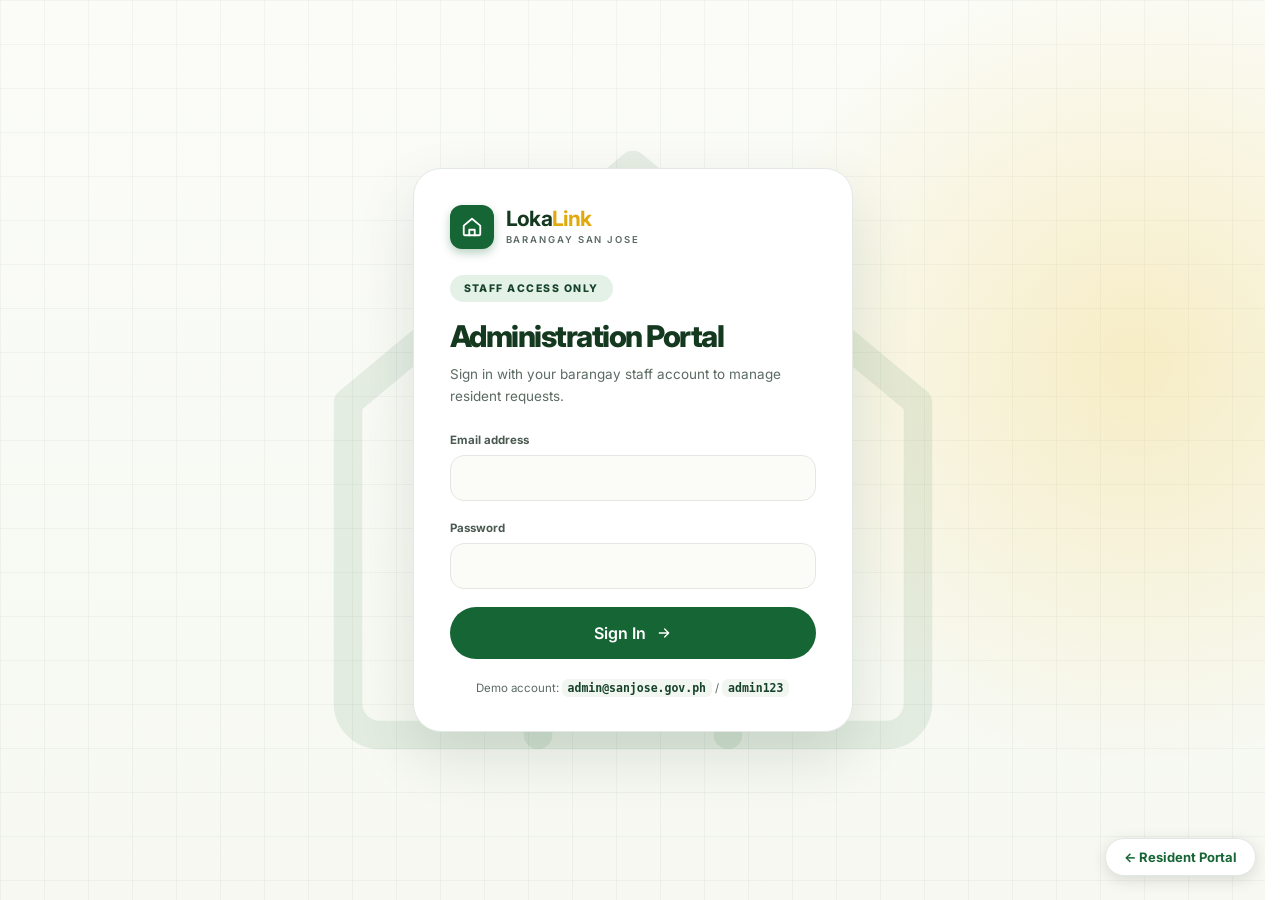
<file: Admin/admin.html>
<!DOCTYPE html>
<html lang="en">
<head>
<meta charset="UTF-8">
<meta name="viewport" content="width=device-width, initial-scale=1">
<title>LokaLink Admin – Barangay San Jose</title>
<link rel="preconnect" href="https://fonts.googleapis.com">
<link rel="preconnect" href="https://fonts.gstatic.com" crossorigin>
<link href="https://fonts.googleapis.com/css2?family=Inter:wght@400;500;600;700;800&display=swap" rel="stylesheet">
<link rel="stylesheet" href="/Admin/admin.css">
</head>
<body class="ad-body">

<!-- Admin sign in -->
<section class="ad-login" id="adLogin">
  <div class="ad-login-card">
    <div class="brand">
      <div class="brand-icon"><svg viewBox="0 0 24 24"><path d="M3 10.5 12 3l9 7.5V20a1 1 0 0 1-1 1H4a1 1 0 0 1-1-1z"/><path d="M9 21v-6h6v6"/></svg></div>
      <div>
        <div class="brand-name">Loka<span>Link</span></div>
        <div class="brand-sub">BARANGAY SAN JOSE</div>
      </div>
    </div>
    <span class="ad-badge">STAFF ACCESS ONLY</span>
    <h1>Administration Portal</h1>
    <p class="lead">Sign in with your barangay staff account to manage resident requests.</p>
    <form id="adLoginForm" novalidate>
      <div class="field"><label for="adEmail">Email address</label><input id="adEmail" type="email" autocomplete="username"></div>
      <div class="field"><label for="adPass">Password</label><input id="adPass" type="password" autocomplete="current-password"></div>
      <div class="err" id="adErr"></div>
      <button class="btn-full" type="submit" style="margin-top:18px">Sign In <svg viewBox="0 0 24 24"><path d="M5 12h14M13 6l6 6-6 6"/></svg></button>
    </form>
    <p class="ad-demo">Demo account: <code>admin@sanjose.gov.ph</code> / <code>admin123</code></p>
  </div>
</section>

<!-- Admin app -->
<div class="ad-app" id="adApp" hidden>
  <header class="ad-header">
    <div class="ad-header-in">
      <div class="brand">
        <div class="brand-icon"><svg viewBox="0 0 24 24"><path d="M3 10.5 12 3l9 7.5V20a1 1 0 0 1-1 1H4a1 1 0 0 1-1-1z"/><path d="M9 21v-6h6v6"/></svg></div>
        <div>
          <div class="brand-name">Loka<span>Link</span></div>
          <div class="brand-sub">ADMIN PORTAL</div>
        </div>
      </div>
      <nav class="ad-nav">
        <button class="on" data-view="dashboard"><svg viewBox="0 0 24 24"><rect x="3" y="3" width="7" height="9" rx="1.5"/><rect x="14" y="3" width="7" height="5" rx="1.5"/><rect x="14" y="12" width="7" height="9" rx="1.5"/><rect x="3" y="16" width="7" height="5" rx="1.5"/></svg>Dashboard</button>
        <button data-view="requests"><svg viewBox="0 0 24 24"><path d="M14 3H7a2 2 0 0 0-2 2v14a2 2 0 0 0 2 2h10a2 2 0 0 0 2-2V8z"/><path d="M14 3v5h5M9 13h6M9 17h6"/></svg>Requests</button>
        <button data-view="residents"><svg viewBox="0 0 24 24"><circle cx="9" cy="8" r="3.5"/><path d="M2 21c0-3.6 3.1-6 7-6s7 2.4 7 6"/><path d="M16 4.5a3.5 3.5 0 0 1 0 7M18 15c2.4.8 4 2.6 4 6"/></svg>Residents</button>
      </nav>
      <div class="ad-user">
        <div class="ad-user-meta"><b>Barangay Admin</b><small id="adUserEmail">admin@sanjose.gov.ph</small></div>
        <span class="avatar">AD</span>
        <button class="ad-logout" type="button"><svg viewBox="0 0 24 24"><path d="M9 21H5a2 2 0 0 1-2-2V5a2 2 0 0 1 2-2h4"/><path d="m16 17 5-5-5-5"/><path d="M21 12H9"/></svg><span>Log out</span></button>
      </div>
    </div>
  </header>

  <section class="ad-hero"><div class="ad-hero-in">
    <div class="ad-top">
      <div><div class="ad-eyebrow">ADMIN PORTAL</div><h1 id="adTitle">Dashboard</h1><p id="adSub">Overview of resident requests and activity.</p></div>
      <span class="ad-date" id="adDate"></span>
    </div>
  </div></section>

  <main class="ad-main">
    <!-- Dashboard -->
    <section class="ad-view on" id="view-dashboard">
      <div class="ad-banner" id="adBanner"></div>
      <div class="ad-stats" id="adStats"></div>
      <div class="ad-grid">
        <div class="ad-panel">
          <div class="ph"><h2>Recent requests</h2><button class="ad-btn ghost" data-goto="requests">View all</button></div>
          <div class="ad-wrap"><table class="ad-table"><thead><tr><th>Reference</th><th>Resident</th><th>Service</th><th>Status</th></tr></thead><tbody id="adRecent"></tbody></table></div>
        </div>
        <div class="ad-panel">
          <h2>Requests by service</h2>
          <div class="ad-bars" id="adBars"></div>
        </div>
      </div>
    </section>

    <!-- Requests -->
    <section class="ad-view" id="view-requests">
      <div class="ad-panel">
        <div class="ph">
          <h2>All requests</h2>
          <div class="ad-tools">
            <input id="rqSearch" type="search" placeholder="Search name or reference">
            <select id="rqStatus"></select>
          </div>
        </div>
        <div class="ad-wrap"><table class="ad-table"><thead><tr><th>Reference</th><th>Resident</th><th>Service</th><th>Submitted</th><th>Status</th><th></th></tr></thead><tbody id="adRequests"></tbody></table></div>
      </div>
    </section>

    <!-- Residents -->
    <section class="ad-view" id="view-residents">
      <div class="ad-panel">
        <div class="ph">
          <h2>Registered residents</h2>
          <div class="ad-tools"><input id="rsSearch" type="search" placeholder="Search name, precinct or email"></div>
        </div>
        <div class="ad-wrap"><table class="ad-table"><thead><tr><th>Name</th><th>Precinct</th><th>Address</th><th>Email</th><th>Status</th><th></th></tr></thead><tbody id="adResidents"></tbody></table></div>
      </div>
    </section>
  </main>

  <footer class="ad-footer">
    <div><span>© 2026 LokaLink · Barangay San Jose Admin Portal</span></div>
  </footer>
</div>

<!-- Request details -->
<div class="ovl" id="adModal" aria-hidden="true">
  <div class="dialog" style="max-width:760px" role="dialog" aria-modal="true" aria-labelledby="adMTitle">
    <div class="m-head">
      <div><div class="m-step gold" id="adMRef"></div><h3 id="adMTitle"></h3></div>
      <button class="m-close ovl-close" aria-label="Close"><svg viewBox="0 0 24 24"><path d="M6 6l12 12M18 6 6 18"/></svg></button>
    </div>
    <div class="auth-body" id="adMBody"></div>
  </div>
</div>

<div id="toast"></div>

<a href="/" id="residentLink">← Resident Portal</a>

<script src="https://cdnjs.cloudflare.com/ajax/libs/jquery/3.7.1/jquery.min.js"></script>
<script src="/Admin/admin.js"></script>
</body>
</html>
</file>
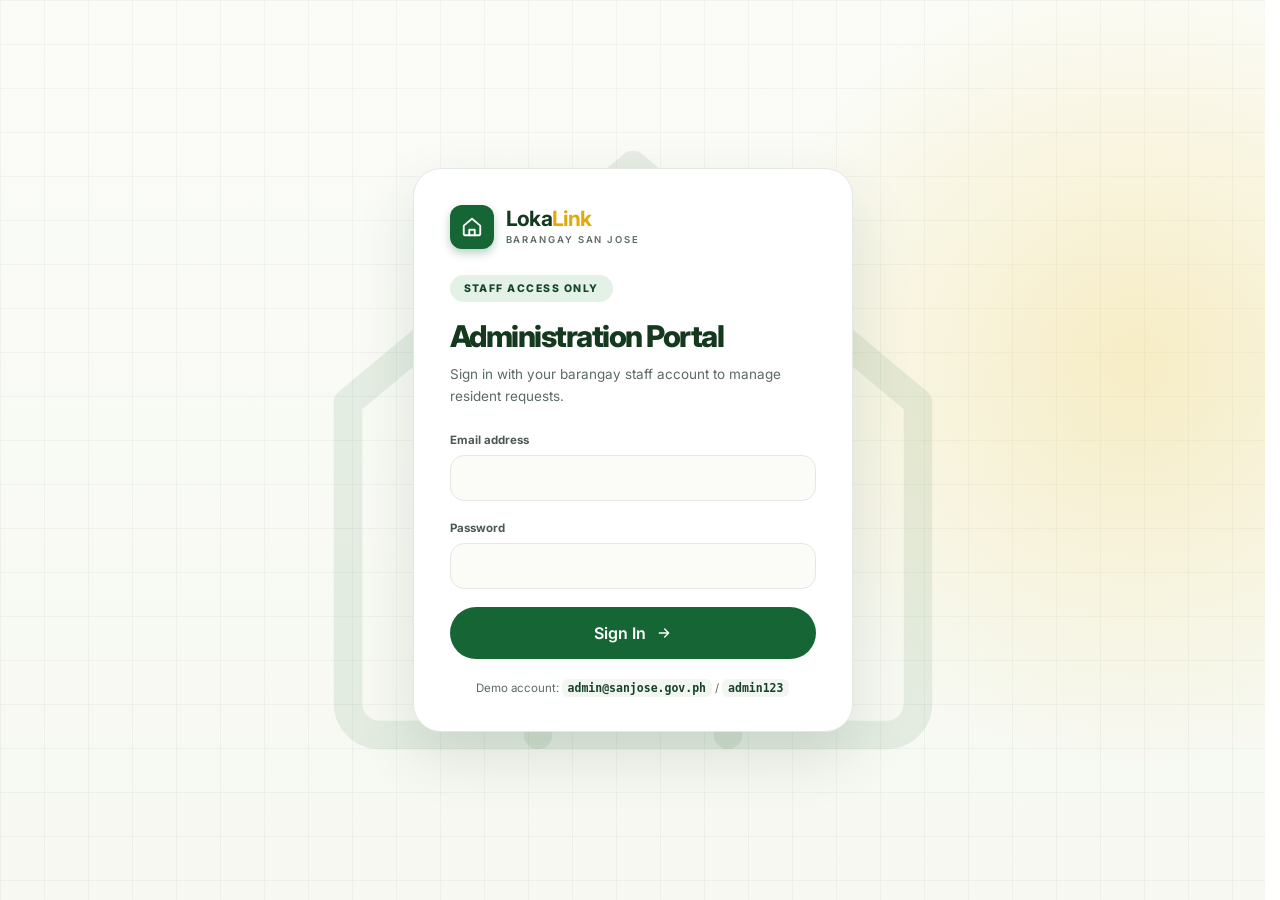
<file: Frontend (Admin Repo) - LokaLink/admin.html>
<!DOCTYPE html>
<html lang="en">
<head>
<meta charset="UTF-8">
<meta name="viewport" content="width=device-width, initial-scale=1">
<title>LokaLink Admin – Barangay San Jose</title>
<link rel="preconnect" href="https://fonts.googleapis.com">
<link rel="preconnect" href="https://fonts.gstatic.com" crossorigin>
<link href="https://fonts.googleapis.com/css2?family=Inter:wght@400;500;600;700;800&display=swap" rel="stylesheet">
<link rel="stylesheet" href="admin.css">
</head>
<body class="ad-body">

<!-- Admin sign in -->
<section class="ad-login" id="adLogin">
  <div class="ad-login-card">
    <div class="brand">
      <div class="brand-icon"><svg viewBox="0 0 24 24"><path d="M3 10.5 12 3l9 7.5V20a1 1 0 0 1-1 1H4a1 1 0 0 1-1-1z"/><path d="M9 21v-6h6v6"/></svg></div>
      <div>
        <div class="brand-name">Loka<span>Link</span></div>
        <div class="brand-sub">BARANGAY SAN JOSE</div>
      </div>
    </div>
    <span class="ad-badge">STAFF ACCESS ONLY</span>
    <h1>Administration Portal</h1>
    <p class="lead">Sign in with your barangay staff account to manage resident requests.</p>
    <form id="adLoginForm" novalidate>
      <div class="field"><label for="adEmail">Email address</label><input id="adEmail" type="email" autocomplete="username"></div>
      <div class="field"><label for="adPass">Password</label><input id="adPass" type="password" autocomplete="current-password"></div>
      <div class="err" id="adErr"></div>
      <button class="btn-full" type="submit" style="margin-top:18px">Sign In <svg viewBox="0 0 24 24"><path d="M5 12h14M13 6l6 6-6 6"/></svg></button>
    </form>
    <p class="ad-demo">Demo account: <code>admin@sanjose.gov.ph</code> / <code>admin123</code></p>
  </div>
</section>

<!-- Admin app -->
<div class="ad-app" id="adApp" hidden>
  <header class="ad-header">
    <div class="ad-header-in">
      <div class="brand">
        <div class="brand-icon"><svg viewBox="0 0 24 24"><path d="M3 10.5 12 3l9 7.5V20a1 1 0 0 1-1 1H4a1 1 0 0 1-1-1z"/><path d="M9 21v-6h6v6"/></svg></div>
        <div>
          <div class="brand-name">Loka<span>Link</span></div>
          <div class="brand-sub">ADMIN PORTAL</div>
        </div>
      </div>
      <nav class="ad-nav">
        <button class="on" data-view="dashboard"><svg viewBox="0 0 24 24"><rect x="3" y="3" width="7" height="9" rx="1.5"/><rect x="14" y="3" width="7" height="5" rx="1.5"/><rect x="14" y="12" width="7" height="9" rx="1.5"/><rect x="3" y="16" width="7" height="5" rx="1.5"/></svg>Dashboard</button>
        <button data-view="requests"><svg viewBox="0 0 24 24"><path d="M14 3H7a2 2 0 0 0-2 2v14a2 2 0 0 0 2 2h10a2 2 0 0 0 2-2V8z"/><path d="M14 3v5h5M9 13h6M9 17h6"/></svg>Requests</button>
        <button data-view="residents"><svg viewBox="0 0 24 24"><circle cx="9" cy="8" r="3.5"/><path d="M2 21c0-3.6 3.1-6 7-6s7 2.4 7 6"/><path d="M16 4.5a3.5 3.5 0 0 1 0 7M18 15c2.4.8 4 2.6 4 6"/></svg>Residents</button>
      </nav>
      <div class="ad-user">
        <div class="ad-user-meta"><b>Barangay Admin</b><small id="adUserEmail">admin@sanjose.gov.ph</small></div>
        <span class="avatar">AD</span>
        <button class="ad-logout" type="button"><svg viewBox="0 0 24 24"><path d="M9 21H5a2 2 0 0 1-2-2V5a2 2 0 0 1 2-2h4"/><path d="m16 17 5-5-5-5"/><path d="M21 12H9"/></svg><span>Log out</span></button>
      </div>
    </div>
  </header>

  <section class="ad-hero"><div class="ad-hero-in">
    <div class="ad-top">
      <div><div class="ad-eyebrow">ADMIN PORTAL</div><h1 id="adTitle">Dashboard</h1><p id="adSub">Overview of resident requests and activity.</p></div>
      <span class="ad-date" id="adDate"></span>
    </div>
  </div></section>

  <main class="ad-main">
    <!-- Dashboard -->
    <section class="ad-view on" id="view-dashboard">
      <div class="ad-banner" id="adBanner"></div>
      <div class="ad-stats" id="adStats"></div>
      <div class="ad-grid">
        <div class="ad-panel">
          <div class="ph"><h2>Recent requests</h2><button class="ad-btn ghost" data-goto="requests">View all</button></div>
          <div class="ad-wrap"><table class="ad-table"><thead><tr><th>Reference</th><th>Resident</th><th>Service</th><th>Status</th></tr></thead><tbody id="adRecent"></tbody></table></div>
        </div>
        <div class="ad-panel">
          <h2>Requests by service</h2>
          <div class="ad-bars" id="adBars"></div>
        </div>
      </div>
    </section>

    <!-- Requests -->
    <section class="ad-view" id="view-requests">
      <div class="ad-panel">
        <div class="ph">
          <h2>All requests</h2>
          <div class="ad-tools">
            <input id="rqSearch" type="search" placeholder="Search name or reference">
            <select id="rqStatus"></select>
          </div>
        </div>
        <div class="ad-wrap"><table class="ad-table"><thead><tr><th>Reference</th><th>Resident</th><th>Service</th><th>Submitted</th><th>Status</th><th></th></tr></thead><tbody id="adRequests"></tbody></table></div>
      </div>
    </section>

    <!-- Residents -->
    <section class="ad-view" id="view-residents">
      <div class="ad-panel">
        <div class="ph">
          <h2>Registered residents</h2>
          <div class="ad-tools"><input id="rsSearch" type="search" placeholder="Search name, precinct or email"></div>
        </div>
        <div class="ad-wrap"><table class="ad-table"><thead><tr><th>Name</th><th>Precinct</th><th>Address</th><th>Email</th><th>Status</th><th></th></tr></thead><tbody id="adResidents"></tbody></table></div>
      </div>
    </section>
  </main>

  <footer class="ad-footer">
    <div><span>© 2026 LokaLink · Barangay San Jose Admin Portal</span><b>Barangay Administration Portal</b></div>
  </footer>
</div>

<!-- Request details -->
<div class="ovl" id="adModal" aria-hidden="true">
  <div class="dialog" style="max-width:760px" role="dialog" aria-modal="true" aria-labelledby="adMTitle">
    <div class="m-head">
      <div><div class="m-step gold" id="adMRef"></div><h3 id="adMTitle"></h3></div>
      <button class="m-close ovl-close" aria-label="Close"><svg viewBox="0 0 24 24"><path d="M6 6l12 12M18 6 6 18"/></svg></button>
    </div>
    <div class="auth-body" id="adMBody"></div>
  </div>
</div>

<div id="toast"></div>

<script src="https://cdnjs.cloudflare.com/ajax/libs/jquery/3.7.1/jquery.min.js"></script>
<script src="admin.js"></script>
</body>
</html>
</file>
<file: Admin/admin.css>
/* =====================================================
   LokaLink Admin Portal – standalone stylesheet
   (no dependency on the public site's style.css)
   ===================================================== */

/* ---------- Base ---------- */


:root{
  --green-900:#14391f;
  --green-800:#16422a;
  --green-700:#166534;
  --green-600:#15703a;
  --green-100:#e3f1e6;
  --gold:#e0aa0c;
  --gold-soft:#f2d36b;
  --ink:#14391f;
  --muted:#5b6b62;
  --line:#e3e8e4;
  --bg:#fbfcf8;
}
*{box-sizing:border-box;margin:0;padding:0}
html{scrollbar-gutter:stable}
body{font-family:'Inter',system-ui,sans-serif;color:var(--ink);background:#fff;-webkit-font-smoothing:antialiased}
a{text-decoration:none;color:inherit}
button{font-family:inherit;cursor:pointer;border:0;background:none}
svg{width:1em;height:1em;stroke:currentColor;fill:none;stroke-width:2;stroke-linecap:round;stroke-linejoin:round;flex-shrink:0}
.brand{display:flex;align-items:center;gap:12px;justify-self:start}
.brand-icon{width:44px;height:44px;border-radius:12px;background:var(--green-700);color:#fff;display:grid;place-items:center;font-size:22px;box-shadow:0 4px 10px rgba(22,101,52,.3)}
.brand-name{font-size:21px;font-weight:700;letter-spacing:-.03em;line-height:1}
.brand-name span{color:var(--gold)}
.brand-sub{font-size:9.5px;font-weight:600;letter-spacing:.2em;color:var(--muted);margin-top:5px}
.c-green{background:#e6f7ee;color:#0f8a52}
.c-lime{background:#f5f8e2;color:#5a7a10}
.c-yellow{background:#fdf5df;color:#c0610a}
.c-orange{background:#fdf0e1;color:#d4580a}
.c-teal{background:#e3f6f2;color:#0f8a7a}
.dialog{width:100%;max-width:700px;max-height:94vh;display:flex;flex-direction:column;background:#fff;border-radius:28px;box-shadow:0 30px 80px rgba(0,0,0,.25);overflow:hidden;animation:pop .22s ease}
@keyframes pop{from{opacity:0;transform:scale(.96) translateY(8px)}to{opacity:1;transform:none}}
.m-head{display:flex;justify-content:space-between;align-items:center;padding:22px 24px 20px;border-bottom:1px solid var(--line)}
.m-step{font-size:10.5px;font-weight:700;letter-spacing:.16em;color:var(--muted)}
.m-head h3{font-size:22px;font-weight:700;letter-spacing:-.03em;margin-top:6px;color:var(--green-900)}
.m-close{width:36px;height:36px;border-radius:50%;background:var(--green-100);color:var(--green-800);display:grid;place-items:center;font-size:16px;transition:.2s}
.m-close:hover{background:#cfe5d4}
.field{margin-top:20px}
.field label{display:block;font-size:11.5px;font-weight:700;color:#4a5a51;margin-bottom:8px}
.field input,.field select{width:100%;height:46px;padding:0 15px;border:1px solid var(--line);border-radius:14px;background:var(--bg);font:600 13.5px 'Inter',sans-serif;color:var(--green-900);outline:none;transition:.2s}
.field input[readonly]{cursor:default}
.field input:not([readonly]):focus,.field select:focus{border:2px solid var(--green-700);padding:0 14px;background:#fff}
.summary{margin-top:22px;border:1px solid var(--line);border-radius:16px;overflow:hidden}
.summary div{display:flex;padding:0 16px;height:41px;align-items:center;font-size:12px;font-weight:600}
.summary div+div{border-top:1px solid var(--line)}
.summary b{width:136px;font-weight:700;color:var(--muted)}
.ovl{position:fixed;inset:0;z-index:90;display:none;align-items:center;justify-content:center;padding:20px;background:rgba(20,57,31,.55);backdrop-filter:blur(6px)}
.ovl.open{display:flex}
.dialog.w620{max-width:620px}.dialog.w660{max-width:660px}
.m-step.gold{color:var(--gold)}
.field input::placeholder{color:#9aa79f;font-weight:500}
.btn-full{width:100%;height:52px;border-radius:999px;background:var(--green-700);color:#fff;font-weight:600;font-size:16px;display:flex;align-items:center;justify-content:center;gap:10px;margin-top:24px;transition:.2s}
.btn-full:hover{background:var(--green-800)}
.err{color:#b42318;font-size:12px;font-weight:500;margin-top:14px}
.err:empty{display:none}
.chip{background:#fbeaa6;color:#7a5a00;font-size:10.5px;font-weight:800;letter-spacing:.06em;padding:8px 12px;border-radius:999px;text-transform:uppercase}
.chip.ok{background:#cdeed7;color:#0c5a2c}
.tl{margin-top:30px}
.tl-i{display:flex;gap:16px;position:relative;padding-bottom:28px}
.tl-i:last-child{padding-bottom:0}
.tl-i:not(:last-child)::before{content:"";position:absolute;left:15px;top:34px;bottom:-2px;width:2px;background:#dde3dd}
.tl-i.done:not(:last-child)::before{background:var(--green-700)}
.dot{width:32px;height:32px;border-radius:50%;background:#e7ebe7;color:#8a9890;display:grid;place-items:center;font-size:11px;font-weight:700;flex-shrink:0}
.tl-i.done .dot{background:var(--green-700);color:#fff;font-size:14px}
.tl-i.cur .dot{background:#f2c94c;color:var(--green-900);box-shadow:0 0 0 4px rgba(242,201,76,.25)}
.tl-i h5{font-size:14.5px;font-weight:700;letter-spacing:-.01em;margin-top:2px}
.tl-i p{font-size:11.5px;color:var(--muted);margin-top:6px}
.tl-i.pend h5,.tl-i.pend p{color:#9aa79f}
.avatar{width:40px;height:40px;border-radius:50%;background:var(--green-700);color:#fff;display:grid;place-items:center;font-size:14px;font-weight:700}
a:focus-visible,button:focus-visible,input:focus-visible,select:focus-visible,textarea:focus-visible,.card:focus-visible{outline:2px solid var(--green-700);outline-offset:2px}
@media(prefers-reduced-motion:reduce){*{animation:none!important;transition:none!important}}
#toast{position:fixed;left:50%;bottom:30px;transform:translate(-50%,30px);background:var(--green-900);color:#fff;padding:14px 22px;border-radius:14px;font-size:14px;opacity:0;pointer-events:none;transition:.3s;z-index:99}
#toast.show{opacity:1;transform:translate(-50%,0)}

/* ---------- Shared components used by the admin popup & sign in ---------- */
.auth-body{padding:30px 32px 28px;overflow-y:auto}
@media(max-width:560px){.auth-body{padding:24px 20px}}

/* ---------- Admin layout ---------- */
.ad-body{background:#fff;min-height:100vh;display:flex;flex-direction:column}
.ad-login[hidden],.ad-app[hidden]{display:none}

/* Sign in */
.ad-login{position:relative;min-height:100vh;display:grid;place-items:center;padding:24px;overflow:hidden;
  background:url("data:image/svg+xml,%3Csvg xmlns='http://www.w3.org/2000/svg' viewBox='0 0 24 24' fill='none' stroke='%23166534' stroke-opacity='.09' stroke-width='.9' stroke-linecap='round' stroke-linejoin='round'%3E%3Cpath d='M3 10.5 12 3l9 7.5V20a1 1 0 0 1-1 1H4a1 1 0 0 1-1-1z'/%3E%3Cpath d='M9 21v-6h6v6'/%3E%3C/svg%3E") no-repeat 50% 50%/760px 760px,radial-gradient(circle at 90% 40%,rgba(242,211,107,.35),transparent 32%),linear-gradient(rgba(20,57,31,.04) 1px,transparent 1px) 0 0/44px 44px,linear-gradient(90deg,rgba(20,57,31,.04) 1px,transparent 1px) 0 0/44px 44px,linear-gradient(var(--bg),#f6f8f1)}

.ad-login-card{position:relative;width:100%;max-width:440px;background:#fff;border:1px solid var(--line);border-radius:28px;padding:36px;box-shadow:0 24px 60px rgba(20,57,31,.12)}
.ad-badge{display:inline-flex;align-items:center;gap:8px;background:var(--green-100);color:var(--green-800);border-radius:999px;padding:7px 14px;font-size:10.5px;font-weight:800;letter-spacing:.14em;margin:26px 0 16px}
.ad-login-card h1{font-size:30px;font-weight:800;letter-spacing:-.05em;color:var(--green-900)}
.ad-login-card .lead{font-size:13.5px;line-height:1.6;color:var(--muted);margin:10px 0 26px}
.ad-login-card .field:first-of-type{margin-top:0}
.ad-demo{margin-top:22px;text-align:center;font-size:11.5px;color:var(--muted)}
.ad-demo code{background:#f1f6f1;padding:2px 6px;border-radius:6px;font-weight:600;color:var(--green-800)}

/* Header */
.ad-app{flex:1;display:flex;flex-direction:column}
.ad-header{position:sticky;top:0;z-index:50;background:rgba(251,252,248,.95);backdrop-filter:blur(8px);border-bottom:1px solid var(--line)}
.ad-header-in{max-width:1216px;margin:0 auto;padding:0 20px;height:77px;display:grid;grid-template-columns:1fr auto 1fr;align-items:center}
.ad-header .brand{justify-self:start}
.ad-nav{display:flex;gap:4px}
.ad-nav button{display:flex;align-items:center;gap:8px;padding:10px 18px;border-radius:999px;font-size:15px;color:#4a5a51;transition:.2s}
.ad-nav button:hover{color:var(--green-700)}
.ad-nav button.on{background:var(--green-100);color:var(--green-800);font-weight:600}
.ad-nav svg{font-size:16px}
.ad-user{justify-self:end;display:flex;align-items:center;gap:12px}
.ad-user-meta{line-height:1.25;text-align:right}
.ad-user-meta b{display:block;font-size:13.5px;color:var(--green-900)}
.ad-user-meta small{font-size:11.5px;color:var(--muted)}
.ad-logout{display:flex;align-items:center;gap:8px;padding:11px 18px;border:1px solid var(--line);border-radius:14px;background:#fff;color:var(--green-800);font-weight:600;font-size:14.5px;transition:.2s}
.ad-logout:hover{border-color:#e2b4ae;color:#b42318;background:#fff7f6}

/* Page */
.ad-main{width:100%;max-width:1216px;margin:0 auto;padding:40px 20px 72px;flex:1}
.ad-hero{position:relative;overflow:hidden;border-bottom:1px solid var(--line);padding:52px 0 48px;
  background:url("data:image/svg+xml,%3Csvg xmlns='http://www.w3.org/2000/svg' viewBox='0 0 24 24' fill='none' stroke='%23166534' stroke-opacity='.09' stroke-width='.9' stroke-linecap='round' stroke-linejoin='round'%3E%3Cpath d='M3 10.5 12 3l9 7.5V20a1 1 0 0 1-1 1H4a1 1 0 0 1-1-1z'/%3E%3Cpath d='M9 21v-6h6v6'/%3E%3C/svg%3E") no-repeat 74% 50%/340px 340px,radial-gradient(circle at 92% 45%,rgba(242,211,107,.35),transparent 30%),linear-gradient(rgba(20,57,31,.04) 1px,transparent 1px) 0 0/44px 44px,linear-gradient(90deg,rgba(20,57,31,.04) 1px,transparent 1px) 0 0/44px 44px,linear-gradient(var(--bg),#f6f8f1)}
.ad-hero-in{max-width:1216px;margin:0 auto;padding:0 20px}
.ad-top{display:flex;justify-content:space-between;align-items:flex-end;gap:16px}
.ad-eyebrow{font-size:11.5px;font-weight:700;letter-spacing:.2em;color:var(--gold)}
.ad-top h1{font-size:38px;font-weight:800;letter-spacing:-.05em;margin:12px 0 10px;color:var(--green-900)}
.ad-top p{font-size:15px;color:var(--muted)}
.ad-date{font-size:13px;font-weight:600;color:var(--green-800);background:#fff;border:1px solid var(--line);border-radius:999px;padding:10px 18px;white-space:nowrap}
.ad-view{display:none}
.ad-view.on{display:block}

/* Welcome banner */
.ad-banner{background:var(--green-800);color:#fff;border-radius:24px;padding:30px 32px;display:flex;justify-content:space-between;align-items:center;gap:24px;margin-bottom:16px}
.ad-banner .pill{margin-bottom:16px}
.ad-banner h2{font-size:26px;font-weight:800;letter-spacing:-.045em;line-height:1.2}
.ad-banner p{margin-top:10px;font-size:14px;color:#cfe0d3}
.ad-banner .ad-btn{background:var(--gold-soft);color:var(--green-900);height:46px;padding:0 24px;font-size:14px;flex-shrink:0}
.ad-banner .ad-btn:hover:not(:disabled){background:#f6dd86}

/* Stats + panels */
.ad-stats{display:grid;grid-template-columns:repeat(4,1fr);gap:16px}
.ad-stat{background:#fff;border:1px solid var(--line);border-radius:24px;padding:22px;display:flex;justify-content:space-between;align-items:flex-start}
.ad-stat small{font-size:11px;font-weight:700;letter-spacing:.08em;color:var(--muted);text-transform:uppercase}
.ad-stat strong{display:block;font-size:36px;font-weight:800;letter-spacing:-.045em;margin-top:12px;color:var(--green-900)}
.ad-stat .ico{width:44px;height:44px;border-radius:12px;display:grid;place-items:center;font-size:19px}
.ad-grid{display:grid;grid-template-columns:1.7fr 1fr;gap:16px;margin-top:16px}
.ad-panel{background:#fff;border:1px solid var(--line);border-radius:24px;padding:24px;min-width:0}
.ad-panel h2{font-size:18px;font-weight:700;letter-spacing:-.03em;color:var(--green-900)}
.ad-panel .ph{display:flex;justify-content:space-between;align-items:center;gap:12px;margin-bottom:16px;flex-wrap:wrap}
.ad-bars{display:flex;flex-direction:column;gap:18px;margin-top:20px}
.ad-bar-row{font-size:12.5px;font-weight:600}
.ad-bar-row div:first-child{display:flex;justify-content:space-between;margin-bottom:8px;color:#3d4d44}
.ad-track{height:8px;border-radius:8px;background:#eef1ec;overflow:hidden}
.ad-track i{display:block;height:100%;border-radius:8px;background:var(--green-700);transition:width .4s}

/* Tools + tables */
.ad-tools{display:flex;gap:10px;flex-wrap:wrap}
.ad-tools input,.ad-tools select{height:44px;padding:0 16px;border:1px solid var(--line);border-radius:999px;background:var(--bg);font:500 13px 'Inter',sans-serif;color:var(--green-900);outline:none;transition:.2s}
.ad-tools input{min-width:260px}
.ad-tools input:focus,.ad-tools select:focus{border-color:var(--green-700);background:#fff}
.ad-wrap{overflow-x:auto}
.ad-table{width:100%;border-collapse:collapse;font-size:13px}
.ad-table th{text-align:left;font-size:10.5px;font-weight:700;letter-spacing:.1em;text-transform:uppercase;color:var(--muted);padding:12px 14px;border-bottom:1px solid var(--line);white-space:nowrap}
.ad-table td{padding:16px 14px;border-bottom:1px solid #f0f3ee;vertical-align:middle}
.ad-table tr:last-child td{border-bottom:0}
.ad-table tbody tr{transition:background .15s}
.ad-table tbody tr:hover{background:#fafcf8}
.ad-table .ref{font:700 12px ui-monospace,Menlo,monospace;color:var(--green-800);letter-spacing:.02em}
.ad-table .muted{color:var(--muted)}
.ad-table .act{text-align:right;white-space:nowrap}
.ad-empty{text-align:center;color:var(--muted);padding:34px 0!important}
.ad-btn{display:inline-flex;align-items:center;justify-content:center;gap:6px;height:36px;padding:0 16px;border-radius:999px;background:var(--green-700);color:#fff;font-size:12.5px;font-weight:600;transition:.2s}
.ad-btn:hover:not(:disabled){background:var(--green-800)}
.ad-btn.ghost{background:#fff;color:var(--green-800);border:1px solid var(--line)}
.ad-btn.ghost:hover:not(:disabled){border-color:var(--green-700);background:#fff}
.ad-btn:disabled{opacity:.4;cursor:not-allowed}
.chip.info{background:#d9e8fb;color:#1c4d8f}

/* Details popup */
.ad-detail-foot{display:flex;justify-content:flex-end;gap:10px;margin-top:26px}
.ad-detail-foot .ad-btn{height:46px;padding:0 24px;font-size:14px}
.ad-modal-grid{display:grid;grid-template-columns:1fr 1fr;gap:32px}
.ad-modal-grid .tl{margin-top:0}

/* Footer */
.ad-footer{background:var(--bg);border-top:1px solid var(--line)}
.ad-footer div{max-width:1216px;margin:0 auto;padding:0 20px;height:74px;display:flex;align-items:center;justify-content:space-between;font-size:13px;color:var(--muted)}
.ad-footer b{font-weight:700;color:var(--green-800)}

/* Responsive */
@media(max-width:1100px){.ad-stats{grid-template-columns:repeat(2,1fr)}.ad-grid{grid-template-columns:1fr}}
@media(max-width:900px){
  .ad-header-in{height:auto;grid-template-columns:1fr auto;padding:14px 20px;row-gap:10px}
  .ad-nav{grid-column:1/-1;order:3;overflow-x:auto}
  .ad-user-meta{display:none}
  .ad-banner{flex-direction:column;align-items:flex-start}
  .ad-modal-grid{grid-template-columns:1fr}
}
@media(max-width:560px){
  .ad-stats{grid-template-columns:1fr}
  .ad-tools input{min-width:0;width:100%}
  .ad-top{flex-direction:column;align-items:flex-start}
  .ad-top h1{font-size:30px}
  .ad-logout span{display:none}.ad-logout{padding:11px}
  .ad-footer div{flex-direction:column;justify-content:center;gap:6px;height:90px}
}

.pill{display:inline-block;background:var(--gold-soft);color:var(--green-900);font-size:11px;font-weight:800;letter-spacing:.16em;padding:7px 12px;border-radius:999px}

/* Resident portal link */
#residentLink{position:fixed;bottom:24px;right:24px;z-index:999;background:#fff;color:var(--green-700);font-size:13px;font-weight:700;padding:10px 18px;border-radius:999px;box-shadow:0 4px 16px rgba(0,0,0,.12);border:1px solid var(--line);transition:.2s;text-decoration:none}
#residentLink:hover{background:var(--green-700);color:#fff;transform:translateY(-2px)}
</file>
<file: Frontend (Admin Repo) - LokaLink/admin.css>
/* =====================================================
   LokaLink Admin Portal – standalone stylesheet
   (no dependency on the public site's style.css)
   ===================================================== */

/* ---------- Base ---------- */


:root{
  --green-900:#14391f;
  --green-800:#16422a;
  --green-700:#166534;
  --green-600:#15703a;
  --green-100:#e3f1e6;
  --gold:#e0aa0c;
  --gold-soft:#f2d36b;
  --ink:#14391f;
  --muted:#5b6b62;
  --line:#e3e8e4;
  --bg:#fbfcf8;
}
*{box-sizing:border-box;margin:0;padding:0}
html{scrollbar-gutter:stable}
body{font-family:'Inter',system-ui,sans-serif;color:var(--ink);background:#fff;-webkit-font-smoothing:antialiased}
a{text-decoration:none;color:inherit}
button{font-family:inherit;cursor:pointer;border:0;background:none}
svg{width:1em;height:1em;stroke:currentColor;fill:none;stroke-width:2;stroke-linecap:round;stroke-linejoin:round;flex-shrink:0}
.brand{display:flex;align-items:center;gap:12px;justify-self:start}
.brand-icon{width:44px;height:44px;border-radius:12px;background:var(--green-700);color:#fff;display:grid;place-items:center;font-size:22px;box-shadow:0 4px 10px rgba(22,101,52,.3)}
.brand-name{font-size:21px;font-weight:700;letter-spacing:-.03em;line-height:1}
.brand-name span{color:var(--gold)}
.brand-sub{font-size:9.5px;font-weight:600;letter-spacing:.2em;color:var(--muted);margin-top:5px}
.c-green{background:#e6f7ee;color:#0f8a52}
.c-lime{background:#f5f8e2;color:#5a7a10}
.c-yellow{background:#fdf5df;color:#c0610a}
.c-orange{background:#fdf0e1;color:#d4580a}
.c-teal{background:#e3f6f2;color:#0f8a7a}
.dialog{width:100%;max-width:700px;max-height:94vh;display:flex;flex-direction:column;background:#fff;border-radius:28px;box-shadow:0 30px 80px rgba(0,0,0,.25);overflow:hidden;animation:pop .22s ease}
@keyframes pop{from{opacity:0;transform:scale(.96) translateY(8px)}to{opacity:1;transform:none}}
.m-head{display:flex;justify-content:space-between;align-items:center;padding:22px 24px 20px;border-bottom:1px solid var(--line)}
.m-step{font-size:10.5px;font-weight:700;letter-spacing:.16em;color:var(--muted)}
.m-head h3{font-size:22px;font-weight:700;letter-spacing:-.03em;margin-top:6px;color:var(--green-900)}
.m-close{width:36px;height:36px;border-radius:50%;background:var(--green-100);color:var(--green-800);display:grid;place-items:center;font-size:16px;transition:.2s}
.m-close:hover{background:#cfe5d4}
.field{margin-top:20px}
.field label{display:block;font-size:11.5px;font-weight:700;color:#4a5a51;margin-bottom:8px}
.field input,.field select{width:100%;height:46px;padding:0 15px;border:1px solid var(--line);border-radius:14px;background:var(--bg);font:600 13.5px 'Inter',sans-serif;color:var(--green-900);outline:none;transition:.2s}
.field input[readonly]{cursor:default}
.field input:not([readonly]):focus,.field select:focus{border:2px solid var(--green-700);padding:0 14px;background:#fff}
.summary{margin-top:22px;border:1px solid var(--line);border-radius:16px;overflow:hidden}
.summary div{display:flex;padding:0 16px;height:41px;align-items:center;font-size:12px;font-weight:600}
.summary div+div{border-top:1px solid var(--line)}
.summary b{width:136px;font-weight:700;color:var(--muted)}
.ovl{position:fixed;inset:0;z-index:90;display:none;align-items:center;justify-content:center;padding:20px;background:rgba(20,57,31,.55);backdrop-filter:blur(6px)}
.ovl.open{display:flex}
.dialog.w620{max-width:620px}.dialog.w660{max-width:660px}
.m-step.gold{color:var(--gold)}
.field input::placeholder{color:#9aa79f;font-weight:500}
.btn-full{width:100%;height:52px;border-radius:999px;background:var(--green-700);color:#fff;font-weight:600;font-size:16px;display:flex;align-items:center;justify-content:center;gap:10px;margin-top:24px;transition:.2s}
.btn-full:hover{background:var(--green-800)}
.err{color:#b42318;font-size:12px;font-weight:500;margin-top:14px}
.err:empty{display:none}
.chip{background:#fbeaa6;color:#7a5a00;font-size:10.5px;font-weight:800;letter-spacing:.06em;padding:8px 12px;border-radius:999px;text-transform:uppercase}
.chip.ok{background:#cdeed7;color:#0c5a2c}
.tl{margin-top:30px}
.tl-i{display:flex;gap:16px;position:relative;padding-bottom:28px}
.tl-i:last-child{padding-bottom:0}
.tl-i:not(:last-child)::before{content:"";position:absolute;left:15px;top:34px;bottom:-2px;width:2px;background:#dde3dd}
.tl-i.done:not(:last-child)::before{background:var(--green-700)}
.dot{width:32px;height:32px;border-radius:50%;background:#e7ebe7;color:#8a9890;display:grid;place-items:center;font-size:11px;font-weight:700;flex-shrink:0}
.tl-i.done .dot{background:var(--green-700);color:#fff;font-size:14px}
.tl-i.cur .dot{background:#f2c94c;color:var(--green-900);box-shadow:0 0 0 4px rgba(242,201,76,.25)}
.tl-i h5{font-size:14.5px;font-weight:700;letter-spacing:-.01em;margin-top:2px}
.tl-i p{font-size:11.5px;color:var(--muted);margin-top:6px}
.tl-i.pend h5,.tl-i.pend p{color:#9aa79f}
.avatar{width:40px;height:40px;border-radius:50%;background:var(--green-700);color:#fff;display:grid;place-items:center;font-size:14px;font-weight:700}
a:focus-visible,button:focus-visible,input:focus-visible,select:focus-visible,textarea:focus-visible,.card:focus-visible{outline:2px solid var(--green-700);outline-offset:2px}
@media(prefers-reduced-motion:reduce){*{animation:none!important;transition:none!important}}
#toast{position:fixed;left:50%;bottom:30px;transform:translate(-50%,30px);background:var(--green-900);color:#fff;padding:14px 22px;border-radius:14px;font-size:14px;opacity:0;pointer-events:none;transition:.3s;z-index:99}
#toast.show{opacity:1;transform:translate(-50%,0)}

/* ---------- Shared components used by the admin popup & sign in ---------- */
.auth-body{padding:30px 32px 28px;overflow-y:auto}
@media(max-width:560px){.auth-body{padding:24px 20px}}

/* ---------- Admin layout ---------- */
.ad-body{background:#fff;min-height:100vh;display:flex;flex-direction:column}
.ad-login[hidden],.ad-app[hidden]{display:none}

/* Sign in */
.ad-login{position:relative;min-height:100vh;display:grid;place-items:center;padding:24px;overflow:hidden;
  background:url("data:image/svg+xml,%3Csvg xmlns='http://www.w3.org/2000/svg' viewBox='0 0 24 24' fill='none' stroke='%23166534' stroke-opacity='.09' stroke-width='.9' stroke-linecap='round' stroke-linejoin='round'%3E%3Cpath d='M3 10.5 12 3l9 7.5V20a1 1 0 0 1-1 1H4a1 1 0 0 1-1-1z'/%3E%3Cpath d='M9 21v-6h6v6'/%3E%3C/svg%3E") no-repeat 50% 50%/760px 760px,radial-gradient(circle at 90% 40%,rgba(242,211,107,.35),transparent 32%),linear-gradient(rgba(20,57,31,.04) 1px,transparent 1px) 0 0/44px 44px,linear-gradient(90deg,rgba(20,57,31,.04) 1px,transparent 1px) 0 0/44px 44px,linear-gradient(var(--bg),#f6f8f1)}

.ad-login-card{position:relative;width:100%;max-width:440px;background:#fff;border:1px solid var(--line);border-radius:28px;padding:36px;box-shadow:0 24px 60px rgba(20,57,31,.12)}
.ad-badge{display:inline-flex;align-items:center;gap:8px;background:var(--green-100);color:var(--green-800);border-radius:999px;padding:7px 14px;font-size:10.5px;font-weight:800;letter-spacing:.14em;margin:26px 0 16px}
.ad-login-card h1{font-size:30px;font-weight:800;letter-spacing:-.05em;color:var(--green-900)}
.ad-login-card .lead{font-size:13.5px;line-height:1.6;color:var(--muted);margin:10px 0 26px}
.ad-login-card .field:first-of-type{margin-top:0}
.ad-demo{margin-top:22px;text-align:center;font-size:11.5px;color:var(--muted)}
.ad-demo code{background:#f1f6f1;padding:2px 6px;border-radius:6px;font-weight:600;color:var(--green-800)}

/* Header */
.ad-app{flex:1;display:flex;flex-direction:column}
.ad-header{position:sticky;top:0;z-index:50;background:rgba(251,252,248,.95);backdrop-filter:blur(8px);border-bottom:1px solid var(--line)}
.ad-header-in{max-width:1216px;margin:0 auto;padding:0 20px;height:77px;display:grid;grid-template-columns:1fr auto 1fr;align-items:center}
.ad-header .brand{justify-self:start}
.ad-nav{display:flex;gap:4px}
.ad-nav button{display:flex;align-items:center;gap:8px;padding:10px 18px;border-radius:999px;font-size:15px;color:#4a5a51;transition:.2s}
.ad-nav button:hover{color:var(--green-700)}
.ad-nav button.on{background:var(--green-100);color:var(--green-800);font-weight:600}
.ad-nav svg{font-size:16px}
.ad-user{justify-self:end;display:flex;align-items:center;gap:12px}
.ad-user-meta{line-height:1.25;text-align:right}
.ad-user-meta b{display:block;font-size:13.5px;color:var(--green-900)}
.ad-user-meta small{font-size:11.5px;color:var(--muted)}
.ad-logout{display:flex;align-items:center;gap:8px;padding:11px 18px;border:1px solid var(--line);border-radius:14px;background:#fff;color:var(--green-800);font-weight:600;font-size:14.5px;transition:.2s}
.ad-logout:hover{border-color:#e2b4ae;color:#b42318;background:#fff7f6}

/* Page */
.ad-main{width:100%;max-width:1216px;margin:0 auto;padding:40px 20px 72px;flex:1}
.ad-hero{position:relative;overflow:hidden;border-bottom:1px solid var(--line);padding:52px 0 48px;
  background:url("data:image/svg+xml,%3Csvg xmlns='http://www.w3.org/2000/svg' viewBox='0 0 24 24' fill='none' stroke='%23166534' stroke-opacity='.09' stroke-width='.9' stroke-linecap='round' stroke-linejoin='round'%3E%3Cpath d='M3 10.5 12 3l9 7.5V20a1 1 0 0 1-1 1H4a1 1 0 0 1-1-1z'/%3E%3Cpath d='M9 21v-6h6v6'/%3E%3C/svg%3E") no-repeat 74% 50%/340px 340px,radial-gradient(circle at 92% 45%,rgba(242,211,107,.35),transparent 30%),linear-gradient(rgba(20,57,31,.04) 1px,transparent 1px) 0 0/44px 44px,linear-gradient(90deg,rgba(20,57,31,.04) 1px,transparent 1px) 0 0/44px 44px,linear-gradient(var(--bg),#f6f8f1)}
.ad-hero-in{max-width:1216px;margin:0 auto;padding:0 20px}
.ad-top{display:flex;justify-content:space-between;align-items:flex-end;gap:16px}
.ad-eyebrow{font-size:11.5px;font-weight:700;letter-spacing:.2em;color:var(--gold)}
.ad-top h1{font-size:38px;font-weight:800;letter-spacing:-.05em;margin:12px 0 10px;color:var(--green-900)}
.ad-top p{font-size:15px;color:var(--muted)}
.ad-date{font-size:13px;font-weight:600;color:var(--green-800);background:#fff;border:1px solid var(--line);border-radius:999px;padding:10px 18px;white-space:nowrap}
.ad-view{display:none}
.ad-view.on{display:block}

/* Welcome banner */
.ad-banner{background:var(--green-800);color:#fff;border-radius:24px;padding:30px 32px;display:flex;justify-content:space-between;align-items:center;gap:24px;margin-bottom:16px}
.ad-banner .pill{margin-bottom:16px}
.ad-banner h2{font-size:26px;font-weight:800;letter-spacing:-.045em;line-height:1.2}
.ad-banner p{margin-top:10px;font-size:14px;color:#cfe0d3}
.ad-banner .ad-btn{background:var(--gold-soft);color:var(--green-900);height:46px;padding:0 24px;font-size:14px;flex-shrink:0}
.ad-banner .ad-btn:hover:not(:disabled){background:#f6dd86}

/* Stats + panels */
.ad-stats{display:grid;grid-template-columns:repeat(4,1fr);gap:16px}
.ad-stat{background:#fff;border:1px solid var(--line);border-radius:24px;padding:22px;display:flex;justify-content:space-between;align-items:flex-start}
.ad-stat small{font-size:11px;font-weight:700;letter-spacing:.08em;color:var(--muted);text-transform:uppercase}
.ad-stat strong{display:block;font-size:36px;font-weight:800;letter-spacing:-.045em;margin-top:12px;color:var(--green-900)}
.ad-stat .ico{width:44px;height:44px;border-radius:12px;display:grid;place-items:center;font-size:19px}
.ad-grid{display:grid;grid-template-columns:1.7fr 1fr;gap:16px;margin-top:16px}
.ad-panel{background:#fff;border:1px solid var(--line);border-radius:24px;padding:24px;min-width:0}
.ad-panel h2{font-size:18px;font-weight:700;letter-spacing:-.03em;color:var(--green-900)}
.ad-panel .ph{display:flex;justify-content:space-between;align-items:center;gap:12px;margin-bottom:16px;flex-wrap:wrap}
.ad-bars{display:flex;flex-direction:column;gap:18px;margin-top:20px}
.ad-bar-row{font-size:12.5px;font-weight:600}
.ad-bar-row div:first-child{display:flex;justify-content:space-between;margin-bottom:8px;color:#3d4d44}
.ad-track{height:8px;border-radius:8px;background:#eef1ec;overflow:hidden}
.ad-track i{display:block;height:100%;border-radius:8px;background:var(--green-700);transition:width .4s}

/* Tools + tables */
.ad-tools{display:flex;gap:10px;flex-wrap:wrap}
.ad-tools input,.ad-tools select{height:44px;padding:0 16px;border:1px solid var(--line);border-radius:999px;background:var(--bg);font:500 13px 'Inter',sans-serif;color:var(--green-900);outline:none;transition:.2s}
.ad-tools input{min-width:260px}
.ad-tools input:focus,.ad-tools select:focus{border-color:var(--green-700);background:#fff}
.ad-wrap{overflow-x:auto}
.ad-table{width:100%;border-collapse:collapse;font-size:13px}
.ad-table th{text-align:left;font-size:10.5px;font-weight:700;letter-spacing:.1em;text-transform:uppercase;color:var(--muted);padding:12px 14px;border-bottom:1px solid var(--line);white-space:nowrap}
.ad-table td{padding:16px 14px;border-bottom:1px solid #f0f3ee;vertical-align:middle}
.ad-table tr:last-child td{border-bottom:0}
.ad-table tbody tr{transition:background .15s}
.ad-table tbody tr:hover{background:#fafcf8}
.ad-table .ref{font:700 12px ui-monospace,Menlo,monospace;color:var(--green-800);letter-spacing:.02em}
.ad-table .muted{color:var(--muted)}
.ad-table .act{text-align:right;white-space:nowrap}
.ad-empty{text-align:center;color:var(--muted);padding:34px 0!important}
.ad-btn{display:inline-flex;align-items:center;justify-content:center;gap:6px;height:36px;padding:0 16px;border-radius:999px;background:var(--green-700);color:#fff;font-size:12.5px;font-weight:600;transition:.2s}
.ad-btn:hover:not(:disabled){background:var(--green-800)}
.ad-btn.ghost{background:#fff;color:var(--green-800);border:1px solid var(--line)}
.ad-btn.ghost:hover:not(:disabled){border-color:var(--green-700);background:#fff}
.ad-btn:disabled{opacity:.4;cursor:not-allowed}
.chip.info{background:#d9e8fb;color:#1c4d8f}

/* Details popup */
.ad-detail-foot{display:flex;justify-content:flex-end;gap:10px;margin-top:26px}
.ad-detail-foot .ad-btn{height:46px;padding:0 24px;font-size:14px}
.ad-modal-grid{display:grid;grid-template-columns:1fr 1fr;gap:32px}
.ad-modal-grid .tl{margin-top:0}

/* Footer */
.ad-footer{background:var(--bg);border-top:1px solid var(--line)}
.ad-footer div{max-width:1216px;margin:0 auto;padding:0 20px;height:74px;display:flex;align-items:center;justify-content:space-between;font-size:13px;color:var(--muted)}
.ad-footer b{font-weight:700;color:var(--green-800)}

/* Responsive */
@media(max-width:1100px){.ad-stats{grid-template-columns:repeat(2,1fr)}.ad-grid{grid-template-columns:1fr}}
@media(max-width:900px){
  .ad-header-in{height:auto;grid-template-columns:1fr auto;padding:14px 20px;row-gap:10px}
  .ad-nav{grid-column:1/-1;order:3;overflow-x:auto}
  .ad-user-meta{display:none}
  .ad-banner{flex-direction:column;align-items:flex-start}
  .ad-modal-grid{grid-template-columns:1fr}
}
@media(max-width:560px){
  .ad-stats{grid-template-columns:1fr}
  .ad-tools input{min-width:0;width:100%}
  .ad-top{flex-direction:column;align-items:flex-start}
  .ad-top h1{font-size:30px}
  .ad-logout span{display:none}.ad-logout{padding:11px}
  .ad-footer div{flex-direction:column;justify-content:center;gap:6px;height:90px}
}

.pill{display:inline-block;background:var(--gold-soft);color:var(--green-900);font-size:11px;font-weight:800;letter-spacing:.16em;padding:7px 12px;border-radius:999px}
</file>
